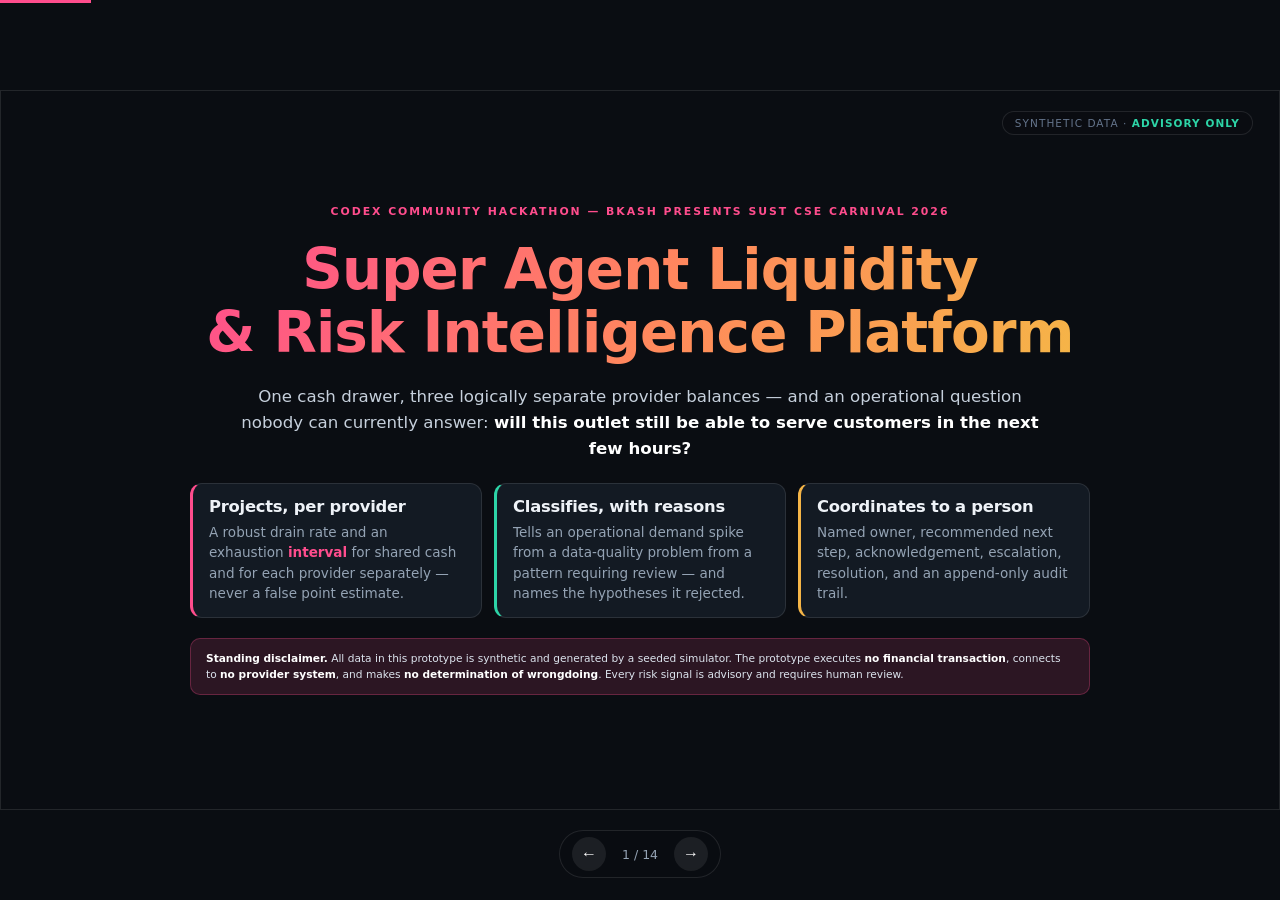
<file: presentation/index.html>
<!DOCTYPE html>
<html lang="en">
<head>
<meta charset="UTF-8">
<meta name="viewport" content="width=device-width, initial-scale=1.0">
<title>Super Agent Liquidity &amp; Risk Intelligence Platform — Final Presentation</title>
<!--
  Design decision: NO external CDN.
  The slides skill template loads Chart.js from jsdelivr. This deck must work
  offline (a hackathon demo room may have no reliable network), so the single
  chart is hand-built inline SVG and every other figure is CSS. No script tags
  from any external origin appear in this file.
-->
<style>
:root{
  --bg:#0A0D12;
  --surface:#131A23;
  --surface-2:#1A2330;
  --line:rgba(255,255,255,0.10);
  --line-strong:rgba(255,255,255,0.18);
  --text:#EEF2F7;
  --muted:#94A3B4;
  --dim:#64748B;
  --primary:#FF4D8D;
  --primary-soft:rgba(255,77,141,0.14);
  --accent:#2DD4A7;
  --accent-soft:rgba(45,212,167,0.13);
  --warn:#F5B547;
  --warn-soft:rgba(245,181,71,0.13);
  --danger:#FF6B6B;
  --danger-soft:rgba(255,107,107,0.13);
  --info:#5AA9FF;
  --info-soft:rgba(90,169,255,0.13);
  --grad:linear-gradient(120deg,#FF4D8D 0%,#FF8A5B 55%,#F5B547 100%);
  --font-head:'Segoe UI Semibold','Inter',system-ui,-apple-system,'Segoe UI',Roboto,sans-serif;
  --font-body:'Inter',system-ui,-apple-system,'Segoe UI',Roboto,sans-serif;
  --font-bn:'Nirmala UI','Noto Sans Bengali','Vrinda','Segoe UI',sans-serif;
}
*{margin:0;padding:0;box-sizing:border-box;}
html,body{height:100%;}
body{
  background:var(--bg);
  color:var(--text);
  font-family:var(--font-body);
  overflow:hidden;
  -webkit-font-smoothing:antialiased;
}
.bn{font-family:var(--font-bn);line-height:1.85;}

/* ---------- deck frame ---------- */
.slide-deck{
  position:relative;width:100vw;height:100vh;overflow:hidden;
}
@media (min-width:769px){
  .slide-deck{
    max-width:calc(100vh * 16 / 9);
    max-height:calc(100vw * 9 / 16);
    margin:auto;position:absolute;inset:0;
    border:1px solid var(--line);
  }
}
.slide{
  position:absolute;width:100%;height:100%;
  display:flex;flex-direction:column;justify-content:center;align-items:center;
  text-align:center;padding:52px 64px;
  opacity:0;visibility:hidden;transition:opacity .35s ease;
  background:var(--bg);
  overflow:hidden;
}
.slide.active{opacity:1;visibility:visible;}
.slide-content{
  width:100%;max-width:100%;max-height:100%;
  overflow:auto;scrollbar-width:thin;
  display:flex;flex-direction:column;justify-content:center;align-items:center;gap:14px;
}
.slide-content::-webkit-scrollbar{width:6px;}
.slide-content::-webkit-scrollbar-thumb{background:var(--line-strong);border-radius:3px;}
.slide-content.body{align-items:stretch;text-align:left;justify-content:flex-start;}

/* ---------- persistent stamp ---------- */
.stamp{
  position:absolute;top:20px;right:26px;
  font-size:10.5px;letter-spacing:.10em;text-transform:uppercase;
  color:var(--dim);border:1px solid var(--line);border-radius:100px;
  padding:5px 12px;background:rgba(10,13,18,.6);z-index:5;white-space:nowrap;
}
.stamp b{color:var(--accent);font-weight:600;}

/* ---------- typography ---------- */
h1,h2,h3{font-family:var(--font-head);line-height:1.12;letter-spacing:-.015em;}
.slide-title{
  font-size:clamp(30px,4.4vw,58px);
  background:var(--grad);
  -webkit-background-clip:text;background-clip:text;
  -webkit-text-fill-color:transparent;
}
h2{font-size:clamp(22px,2.75vw,38px);color:var(--text);font-weight:650;}
h3{font-size:clamp(14px,1.28vw,18px);color:var(--text);font-weight:650;}
p,li,td,th{font-size:clamp(12px,1.06vw,15.5px);line-height:1.5;}
.lead{font-size:clamp(13px,1.3vw,18px);color:#C6D0DC;line-height:1.55;}
.eyebrow{
  font-size:clamp(10px,.85vw,12.5px);letter-spacing:.18em;text-transform:uppercase;
  color:var(--primary);font-weight:600;
}
.kicker{font-size:clamp(10px,.82vw,12px);letter-spacing:.13em;text-transform:uppercase;color:var(--dim);font-weight:600;}
.muted{color:var(--muted);}
.dim{color:var(--dim);}
.tiny{font-size:clamp(10px,.83vw,12.5px);line-height:1.45;}
strong{color:#fff;font-weight:650;}
em.hl{font-style:normal;color:var(--primary);font-weight:600;}

/* ---------- slide header ---------- */
.shead{border-left:3px solid var(--primary);padding-left:14px;margin-bottom:4px;}
.shead .kicker{display:block;margin-bottom:5px;}

/* ---------- generic surfaces ---------- */
.card{
  background:var(--surface);border:1px solid var(--line);border-radius:12px;
  padding:14px 16px;text-align:left;
}
.card.pad-lg{padding:18px 20px;}
.card h3{margin-bottom:5px;}
.card p,.card li{color:var(--muted);}
.card.accent{border-left:3px solid var(--accent);}
.card.warn{border-left:3px solid var(--warn);}
.card.danger{border-left:3px solid var(--danger);}
.card.info{border-left:3px solid var(--info);}
.card.primary{border-left:3px solid var(--primary);}
.grid{display:grid;gap:12px;width:100%;}
.g2{grid-template-columns:1fr 1fr;}
.g3{grid-template-columns:repeat(3,1fr);}
.g4{grid-template-columns:repeat(4,1fr);}
.g5{grid-template-columns:repeat(5,1fr);}
.split{display:grid;grid-template-columns:1.05fr .95fr;gap:26px;align-items:start;width:100%;}
.split-even{display:grid;grid-template-columns:1fr 1fr;gap:22px;align-items:start;width:100%;}

ul.ticks{list-style:none;display:flex;flex-direction:column;gap:6px;}
ul.ticks li{position:relative;padding-left:17px;color:var(--muted);}
ul.ticks li::before{
  content:"";position:absolute;left:0;top:.5em;width:6px;height:6px;border-radius:50%;
  background:var(--primary);
}
ul.ticks.ok li::before{background:var(--accent);}
ul.ticks.no li::before{background:var(--danger);}
ul.ticks li b{color:var(--text);font-weight:600;}

table{width:100%;border-collapse:collapse;}
th,td{text-align:left;padding:7px 10px;border-bottom:1px solid var(--line);vertical-align:top;}
th{font-size:clamp(9.5px,.78vw,11.5px);letter-spacing:.1em;text-transform:uppercase;color:var(--dim);font-weight:600;}
td{color:var(--muted);}
td b,td strong{color:var(--text);}
tr:last-child td{border-bottom:none;}
tr.hi td{background:rgba(255,77,141,.05);}

.pill{
  display:inline-block;font-size:clamp(9.5px,.78vw,11.5px);font-weight:600;letter-spacing:.05em;
  padding:3px 9px;border-radius:100px;border:1px solid var(--line-strong);color:var(--muted);
  white-space:nowrap;
}
.pill.p{color:var(--primary);border-color:rgba(255,77,141,.4);background:var(--primary-soft);}
.pill.a{color:var(--accent);border-color:rgba(45,212,167,.4);background:var(--accent-soft);}
.pill.w{color:var(--warn);border-color:rgba(245,181,71,.4);background:var(--warn-soft);}
.pill.d{color:var(--danger);border-color:rgba(255,107,107,.4);background:var(--danger-soft);}
.pill.i{color:var(--info);border-color:rgba(90,169,255,.4);background:var(--info-soft);}

.callout{
  border-radius:10px;padding:12px 15px;text-align:left;
  background:var(--primary-soft);border:1px solid rgba(255,77,141,.28);
}
.callout.accent{background:var(--accent-soft);border-color:rgba(45,212,167,.28);}
.callout.warn{background:var(--warn-soft);border-color:rgba(245,181,71,.28);}
.callout p{color:#DCE4EE;}

/* ---------- code-ish ---------- */
code,.mono{
  font-family:'Cascadia Mono','Consolas','SF Mono',Menlo,monospace;
  font-size:clamp(10px,.85vw,12.5px);
  background:rgba(255,255,255,.055);border:1px solid var(--line);
  border-radius:5px;padding:1.5px 6px;color:#CFE3FF;
}
pre{
  font-family:'Cascadia Mono','Consolas',monospace;font-size:clamp(9.5px,.8vw,12px);
  background:#0D131B;border:1px solid var(--line);border-radius:10px;
  padding:12px 14px;color:#B8C7DA;overflow:auto;text-align:left;line-height:1.7;
}
pre b{color:var(--accent);font-weight:600;}
pre i{color:var(--dim);font-style:normal;}

/* ---------- metric / number ---------- */
.figure{font-family:var(--font-head);font-size:clamp(20px,2.4vw,34px);font-weight:680;letter-spacing:-.02em;}
.figure.grad{background:var(--grad);-webkit-background-clip:text;background-clip:text;-webkit-text-fill-color:transparent;}
.figure.a{color:var(--accent);}
.figure.w{color:var(--warn);}
.figure.d{color:var(--danger);}

/* ---------- direction table (slide 4) ---------- */
table.dir td:first-child{font-weight:600;color:var(--text);}
td.up{color:var(--accent);font-weight:600;}
td.down{color:var(--danger);font-weight:600;}

/* ---------- architecture diagram ---------- */
.arch{width:100%;display:flex;flex-direction:column;gap:5px;}
.arch-row{display:grid;gap:8px;}
.arch-box{
  background:var(--surface);border:1px solid var(--line);border-radius:9px;
  padding:9px 11px;text-align:left;
}
.arch-box .t{font-size:clamp(11px,.92vw,13.5px);font-weight:650;color:var(--text);display:block;}
.arch-box .s{font-size:clamp(9.5px,.78vw,11.5px);color:var(--dim);display:block;margin-top:2px;line-height:1.4;}
.arch-box.ana{border-color:rgba(45,212,167,.34);background:rgba(45,212,167,.06);}
.arch-box.dec{border-color:rgba(245,181,71,.32);background:rgba(245,181,71,.055);}
.arch-box.sim{border-color:rgba(255,77,141,.36);background:rgba(255,77,141,.07);}
.arch-box.srv{border-color:rgba(90,169,255,.32);background:rgba(90,169,255,.06);}
.arch-box.aud{border-style:dashed;}
.arch-lane{
  font-size:clamp(9px,.75vw,11px);letter-spacing:.14em;text-transform:uppercase;
  color:var(--dim);font-weight:600;margin-bottom:3px;
}
.arch-flow{
  text-align:center;font-size:clamp(9.5px,.78vw,11.5px);color:var(--dim);
  padding:1px 0;line-height:1.4;
}
.arch-flow b{color:var(--primary);font-weight:600;}

/* ---------- coordination flow ---------- */
.flow{display:flex;align-items:stretch;gap:0;width:100%;}
.flow-node{
  flex:1;background:var(--surface);border:1px solid var(--line);border-radius:10px;
  padding:11px 9px;text-align:center;
}
.flow-node .n{font-size:clamp(10px,.85vw,12.5px);letter-spacing:.1em;text-transform:uppercase;color:var(--dim);font-weight:600;}
.flow-node .v{font-size:clamp(11.5px,.95vw,14px);font-weight:650;color:var(--text);margin-top:4px;}
.flow-node .d{font-size:clamp(9.5px,.78vw,11.5px);color:var(--muted);margin-top:3px;line-height:1.4;}
.flow-sep{display:flex;align-items:center;justify-content:center;width:22px;color:var(--primary);font-size:14px;flex:0 0 22px;}

/* ---------- svg chart ---------- */
.chart-wrap{width:100%;background:var(--surface);border:1px solid var(--line);border-radius:12px;padding:12px 14px;}
.chart-wrap svg{width:100%;height:auto;display:block;}
.axis{stroke:rgba(255,255,255,.16);stroke-width:1;}
.axis-t{fill:var(--dim);font-size:9.5px;font-family:var(--font-body);}
.band{fill:rgba(255,77,141,.16);}
.drain{stroke:var(--danger);stroke-width:2.4;fill:none;stroke-linecap:round;}
.center{stroke:#fff;stroke-width:1.6;stroke-dasharray:4 4;fill:none;opacity:.65;}
.marker{stroke:var(--warn);stroke-width:1.6;stroke-dasharray:5 4;}
.dot{fill:var(--primary);}
.note{fill:#DCE4EE;font-size:10px;font-family:var(--font-body);font-weight:600;}
.note-s{fill:var(--dim);font-size:9px;font-family:var(--font-body);}

/* ---------- nav ---------- */
.progress-bar{position:fixed;top:0;left:0;height:3px;background:var(--primary);transition:width .3s;z-index:1000;}
.nav-controls{
  position:fixed;bottom:22px;left:50%;transform:translateX(-50%);
  display:flex;align-items:center;gap:16px;z-index:1000;
  background:rgba(10,13,18,.82);border:1px solid var(--line);border-radius:100px;padding:6px 12px;
  backdrop-filter:blur(6px);
}
.nav-btn{
  background:rgba(255,255,255,.08);border:none;color:#fff;width:34px;height:34px;
  border-radius:50%;cursor:pointer;font-size:16px;line-height:1;transition:background .15s;
}
.nav-btn:hover{background:rgba(255,255,255,.2);}
.slide-counter{color:var(--muted);font-size:12.5px;font-variant-numeric:tabular-nums;}

/* ---------- responsive ---------- */
@media (max-width:900px){
  .slide{padding:34px 26px;}
  .g5{grid-template-columns:repeat(2,1fr);}
  .g4{grid-template-columns:repeat(2,1fr);}
  .g3{grid-template-columns:repeat(2,1fr);}
  .split,.split-even{grid-template-columns:1fr;gap:14px;}
  .flow{flex-direction:column;gap:5px;}
  .flow-sep{width:100%;flex:none;transform:rotate(90deg);}
}
@media (max-width:480px){
  .slide{padding:24px 16px;}
  .g2,.g3,.g4,.g5{grid-template-columns:1fr;}
  .slide-title{font-size:clamp(21px,6vw,34px);}
  .stamp{display:none;}
  .nav-controls{bottom:12px;gap:10px;}
  .nav-btn{width:30px;height:30px;font-size:13px;}
}
</style>
</head>
<body>

<div class="progress-bar" id="progressBar"></div>

<div class="slide-deck" id="deck">

  <!-- ============ 1 · TITLE ============ -->
  <div class="slide active">
    <div class="stamp">Synthetic data · <b>advisory only</b></div>
    <div class="slide-content" style="gap:20px;">
      <span class="eyebrow">Codex Community Hackathon — bKash presents SUST CSE Carnival 2026</span>
      <h1 class="slide-title">Super Agent Liquidity<br>&amp; Risk Intelligence Platform</h1>
      <p class="lead" style="max-width:820px;">
        One cash drawer, three logically separate provider balances — and an operational
        question nobody can currently answer: <strong>will this outlet still be able to serve
        customers in the next few hours?</strong>
      </p>
      <div class="grid g3" style="max-width:900px;margin-top:2px;">
        <div class="card primary">
          <h3>Projects, per provider</h3>
          <p>A robust drain rate and an exhaustion <em class="hl">interval</em> for shared cash
          and for each provider separately — never a false point estimate.</p>
        </div>
        <div class="card accent">
          <h3>Classifies, with reasons</h3>
          <p>Tells an operational demand spike from a data-quality problem from a pattern
          requiring review — and names the hypotheses it rejected.</p>
        </div>
        <div class="card warn">
          <h3>Coordinates to a person</h3>
          <p>Named owner, recommended next step, acknowledgement, escalation, resolution,
          and an append-only audit trail.</p>
        </div>
      </div>
      <div class="callout" style="max-width:900px;">
        <p class="tiny"><strong>Standing disclaimer.</strong> All data in this prototype is
        synthetic and generated by a seeded simulator. The prototype executes
        <strong>no financial transaction</strong>, connects to <strong>no provider system</strong>,
        and makes <strong>no determination of wrongdoing</strong>. Every risk signal is advisory
        and requires human review.</p>
      </div>
    </div>
  </div>

  <!-- ============ 2 · THE PROBLEM ============ -->
  <div class="slide">
    <div class="stamp">Synthetic data · <b>advisory only</b></div>
    <div class="slide-content body">
      <div class="shead">
        <span class="kicker">The problem</span>
        <h2>One drawer. Three balances. One question nobody can answer.</h2>
      </div>
      <div class="split">
        <div style="display:flex;flex-direction:column;gap:11px;">
          <p class="lead">An agent shop in a busy market, the afternoon before Eid. It serves
          <strong>bKash, Nagad and Rocket</strong> customers from a <strong>single physical cash
          drawer</strong> — but each provider keeps its own e-money balance, on its own system.</p>
          <p class="lead">Cash-out requests suddenly increase. The agent can inspect each provider
          separately, and can count the cash box. What the agent cannot do is add those things up
          into an answer, because they are not the same kind of thing.</p>
          <div class="callout warn">
            <p><strong>Then it gets harder.</strong> Most of the pressure is coming from
            <em>one</em> provider. Several transactions are almost the same amount, from a small
            group of accounts. That could be ordinary Eid demand, a data problem, or activity a
            person needs to review — and the shop has no way to tell which.</p>
          </div>
          <p class="lead">And when it does go wrong, the agent, the field officer, the provider
          operations team and the risk reviewer may not know <strong>who should act first</strong>,
          or how the issue is followed until it is resolved.</p>
        </div>

        <div style="display:flex;flex-direction:column;gap:10px;">
          <span class="kicker">What the agent sees today</span>
          <div class="grid g3">
            <div class="card"><h3>bKash</h3><p class="tiny">Own screen. Own balance. Own feed.</p></div>
            <div class="card"><h3>Nagad</h3><p class="tiny">Own screen. Own balance. Own feed.</p></div>
            <div class="card"><h3>Rocket</h3><p class="tiny">Own screen. Own balance. Own feed.</p></div>
          </div>
          <div class="card danger">
            <h3>Shared cash drawer</h3>
            <p class="tiny">One physical balance, drained by every provider's cash-out demand.
            Not visible on any provider screen.</p>
          </div>
          <div class="card" style="border-style:dashed;">
            <h3 class="dim">The missing question</h3>
            <p class="tiny">"Will this shop have enough cash <em>and</em> enough of the right
            provider's e-money to keep serving customers for the next few hours?"</p>
          </div>
          <p class="tiny dim">Three separate screens and a cash box do not add up to one
          operational answer. That gap is the product.</p>
        </div>
      </div>
    </div>
  </div>

  <!-- ============ 3 · USERS AND ROLES ============ -->
  <div class="slide">
    <div class="stamp">Synthetic data · <b>advisory only</b></div>
    <div class="slide-content body">
      <div class="shead">
        <span class="kicker">Users and roles</span>
        <h2>Five stakeholders, five different questions</h2>
      </div>
      <p class="lead" style="max-width:1000px;">A combined outlet view is permitted. One provider
      controlling another provider's balance, data or decisions is not. Every screen is built
      around that line.</p>

      <div class="grid g3" style="margin-top:2px;">
        <div class="card primary">
          <h3>Multi-provider agent</h3>
          <p class="tiny">Sees physical cash and each provider balance together, understands
          upcoming pressure, and knows what action may be needed — including when to do nothing.</p>
        </div>
        <div class="card info">
          <h3>Provider operations / network coordination</h3>
          <p class="tiny">Monitors assigned agents, reviews important alerts, contacts the correct
          agent or field officer, coordinates approved support, and owns the case until closure.</p>
        </div>
        <div class="card warn">
          <h3>Risk or compliance analyst</h3>
          <p class="tiny">Reviews unusual activity using evidence and context. Operations may
          escalate a case upward; the platform records review outcomes only, never a conclusion
          about a person.</p>
        </div>
        <div class="card accent">
          <h3>Financial service provider</h3>
          <p class="tiny">Understands provider-specific service pressure while provider data,
          authority and process stay separate. Provider boundaries are enforced in code.</p>
        </div>
        <div class="card">
          <h3>Management</h3>
          <p class="tiny">Sees area-level service risk, recurring problems and overall operational
          readiness — the hotspot ranking, not individual customer records.</p>
        </div>
        <div class="card" style="border-style:dashed;">
          <h3 class="dim">Customers</h3>
          <p class="tiny">The point of all of it: more reliable service from the provider they
          actually chose. No customer data exists in this prototype.</p>
        </div>
      </div>

      <div class="callout accent" style="margin-top:3px;">
        <p class="tiny">The escalation path modelled by the platform runs
        <strong>agent/outlet → field officer → area manager → central operations → risk analyst</strong>.
        Operations never makes a risk judgement; the analyst never sees a raw dashboard without
        evidence attached.</p>
      </div>
    </div>
  </div>

  <!-- ============ 4 · CORE INSIGHT ============ -->
  <div class="slide">
    <div class="stamp">Synthetic data · <b>advisory only</b></div>
    <div class="slide-content body">
      <div class="shead">
        <span class="kicker">The core insight</span>
        <h2>Cash and e-money move in opposite directions</h2>
      </div>

      <div class="split">
        <div style="display:flex;flex-direction:column;gap:11px;">
          <table class="dir">
            <thead>
              <tr><th>Customer action</th><th>Shared cash</th><th>That provider's e-money</th></tr>
            </thead>
            <tbody>
              <tr class="hi">
                <td>Cash-out <span class="tiny dim">takes cash, sends e-money</span></td>
                <td class="down">↓ decreases</td>
                <td class="up">↑ increases</td>
              </tr>
              <tr>
                <td>Cash-in <span class="tiny dim">gives cash, takes e-money</span></td>
                <td class="up">↑ increases</td>
                <td class="down">↓ decreases</td>
              </tr>
            </tbody>
          </table>
          <p class="tiny dim">Encoded in the simulator as <code>Transaction.cash_delta()</code> and
          <code>Transaction.emoney_delta()</code> — the sign convention the whole product rests on,
          not a presentation choice.</p>
        </div>

        <div style="display:flex;flex-direction:column;gap:10px;">
          <div class="callout">
            <p><strong>1 · Aggregate health is misleading.</strong> Total value can look
            comfortable while one provider is hours from exhaustion. A single summed number is an
            <em>actively dangerous</em> metric, not a simplification. The platform therefore never
            shows only a total — the per-provider composition sits beside it, always.</p>
          </div>
          <div class="callout warn">
            <p><strong>2 · Cross-provider imbalance is structural, not a bug.</strong> Cash that
            accumulated from one provider's cash-out cannot be used to replenish another provider's
            e-money. That is settlement, and it is out of scope — so the platform does not offer it,
            anywhere, at any confidence level.</p>
          </div>
          <div class="callout accent">
            <p><strong>The guardrail generates the recommendation.</strong> Because conversion is
            impossible, the only correct remedy is an <strong>approved-channel balance
            arrangement, before the projected exhaustion time</strong>. The advice follows from the
            constraint. That is the product.</p>
          </div>
        </div>
      </div>
    </div>
  </div>

  <!-- ============ 5 · ARCHITECTURE ============ -->
  <div class="slide">
    <div class="stamp">Synthetic data · <b>advisory only</b></div>
    <div class="slide-content body">
      <div class="shead">
        <span class="kicker">Architecture</span>
        <h2>One Python process, one HTML page, no build step</h2>
      </div>

      <div class="split" style="grid-template-columns:1.25fr .75fr;">
        <div class="arch">
          <div class="arch-lane">Synthetic world — owns ground truth</div>
          <div class="arch-row" style="grid-template-columns:1fr;">
            <div class="arch-box sim">
              <span class="t">Simulator <span class="dim">· app/simulator.py</span></span>
              <span class="s">Seeded RNG — 12 outlets, 4 areas, shared cash + three provider balances,
              six hours of history, labelled injected episodes</span>
            </div>
          </div>
          <div class="arch-flow">▼ &nbsp;per-provider feeds with <b>independent lag, health and conflict</b></div>

          <div class="arch-lane">Analytics core — pure functions, no I/O, no globals</div>
          <div class="arch-row" style="grid-template-columns:repeat(4,1fr);">
            <div class="arch-box ana"><span class="t">liquidity.py</span><span class="s">Theil–Sen slope → exhaustion interval + confidence</span></div>
            <div class="arch-box ana"><span class="t">anomaly.py</span><span class="s">burst velocity · near-identical amounts · balance-chain reconciliation</span></div>
            <div class="arch-box ana"><span class="t">quality.py</span><span class="s">feed health → confidence dampening → safe suppression</span></div>
            <div class="arch-box ana"><span class="t">context.py</span><span class="s">Eid / salary / market calendar → classification + rejected hypotheses</span></div>
          </div>
          <div class="arch-flow">▼ &nbsp;<b>quality dampens liquidity and anomaly</b> · context classifies what anomaly found</div>

          <div class="arch-lane">Decision layer</div>
          <div class="arch-row" style="grid-template-columns:repeat(4,1fr);">
            <div class="arch-box dec"><span class="t">narrative.py</span><span class="s">deterministic BN/EN assembler</span></div>
            <div class="arch-box dec"><span class="t">llm.py</span><span class="s">optional rephrasing, disk-cached, unconditional fallback</span></div>
            <div class="arch-box dec"><span class="t">coordination.py</span><span class="s">route → own → acknowledge → escalate / resolve</span></div>
            <div class="arch-box dec"><span class="t">hotspot.py · network.py</span><span class="s">area pressure · nearby-provider support · cross-outlet leads</span></div>
          </div>
          <div class="arch-flow">▼ &nbsp;<b>engine.py</b> — the one place the layers meet</div>

          <div class="arch-lane">Serve and record</div>
          <div class="arch-row" style="grid-template-columns:1.4fr 1fr;">
            <div class="arch-box srv">
              <span class="t">FastAPI — app/main.py</span>
              <span class="s">/api/state · /api/simulate · /api/alerts/{id} · /api/alerts/{id}/action ·
              /api/cases · /api/metrics · /api/export · /healthz</span>
            </div>
            <div class="arch-box aud">
              <span class="t">SQLite · append-only case events</span>
              <span class="s">case history + evidence pack export</span>
            </div>
          </div>
          <div class="arch-flow">▼ &nbsp;<b>single-page dashboard</b> — vanilla JS, Bengali-first with an EN toggle</div>
        </div>

        <div style="display:flex;flex-direction:column;gap:10px;">
          <div class="card accent">
            <h3>Layering rule</h3>
            <p class="tiny">Analytics modules are pure functions over plain dataclasses — no network,
            no database, no globals, and nothing in the core imports the engine. Enforced by the
            import graph, not by convention. This is why the validation harness and the what-if
            re-run are nearly free.</p>
          </div>
          <div class="card info">
            <h3>One consistent snapshot</h3>
            <p class="tiny"><code>/api/state</code> returns the whole dashboard in one request.
            The snapshot is internally consistent by construction; parallel calls could render a
            torn view where the headline total and the outlet list disagree.</p>
          </div>
          <div class="card warn">
            <h3>Monitoring and observability</h3>
            <p class="tiny"><code>/healthz</code> liveness (also the cold-start warm-up target) ·
            <code>/api/metrics</code> precision, recall and false-positive rate against ground
            truth · offline harness <code>python -m app.validation</code> over five fixed seeds ·
            every alert carries <code>evidence[]</code>, <code>uncertainty</code>,
            <code>rejected_hypotheses[]</code>, <code>recommended_steps[]</code>.</p>
          </div>
          <div class="card danger">
            <h3>Provider boundary in the diagram</h3>
            <p class="tiny">There is no inter-provider arrow — no settlement bus, no shared ledger,
            no conversion service. Its absence is the design, not an omission.</p>
          </div>
        </div>
      </div>
    </div>
  </div>

  <!-- ============ 6 · LIQUIDITY ============ -->
  <div class="slide">
    <div class="stamp">Synthetic data · <b>advisory only</b></div>
    <div class="slide-content body">
      <div class="shead">
        <span class="kicker">Liquidity intelligence</span>
        <h2>An interval, honestly earned — never a point estimate</h2>
      </div>

      <div class="split" style="grid-template-columns:1fr 1fr;">
        <div class="chart-wrap">
          <svg viewBox="0 0 520 232" role="img"
               aria-label="Balance declining with a widening uncertainty band, crossing zero between 2.4 and 4.0 hours, most likely 3.1 hours.">
            <!-- axes -->
            <line class="axis" x1="52" y1="18" x2="52" y2="186"/>
            <line class="axis" x1="52" y1="186" x2="496" y2="186"/>
            <text class="axis-t" x="14" y="30">balance</text>
            <text class="axis-t" x="452" y="204">hours ahead →</text>
            <!-- uncertainty fan -->
            <polygon class="band" points="62,34 432,186 268,186"/>
            <!-- central drain line -->
            <line class="center" x1="62" y1="34" x2="330" y2="186"/>
            <line class="drain" x1="62" y1="34" x2="330" y2="186"/>
            <!-- zero crossing marker -->
            <line class="marker" x1="330" y1="186" x2="330" y2="42"/>
            <circle class="dot" cx="62" cy="34" r="4.5"/>
            <text class="note" x="74" y="28">now</text>
            <text class="note" x="336" y="34">≈3.1 h</text>
            <text class="note-s" x="336" y="47">most likely exhaustion</text>
            <!-- interval bracket -->
            <line class="axis" x1="268" y1="212" x2="432" y2="212"/>
            <line class="axis" x1="268" y1="206" x2="268" y2="218"/>
            <line class="axis" x1="432" y1="206" x2="432" y2="218"/>
            <text class="note-s" x="283" y="228">likely range 2.4 h – 4.0 h</text>
            <text class="note-s" x="60" y="176">confidence 0.71</text>
          </svg>
        </div>

        <div style="display:flex;flex-direction:column;gap:10px;">
          <div class="card primary">
            <h3>How the number is produced</h3>
            <p class="tiny">A <strong>Theil–Sen robust slope</strong> over a trailing 60-minute
            window, fitted <strong>separately</strong> for shared cash and for each provider's
            e-money. A robust estimator is required because a naive mean is destroyed by a single
            large transaction — precisely the Eid-rush situation the product must survive.</p>
          </div>
          <ul class="ticks">
            <li><b>Interval from the fit, not from a guess.</b> Bounds come from the residual
            quantiles of the fitted slope (p10/p90), so the band widens where the data is noisy.</li>
            <li><b>Confidence is a product, not a vibe.</b> Feed freshness × rate variance ×
            sample size — it degrades honestly instead of asserting false precision.</li>
            <li><b>Not falling means no number.</b> A stable or rising balance reports
            "no depletion projected" rather than a figure.</li>
            <li><b>Already empty reports zero hours</b> remaining, never a negative duration.</li>
          </ul>
        </div>
      </div>

      <div class="split-even" style="margin-top:2px;">
        <div class="card warn">
          <h3>Honest-uncertainty rules, in the product</h3>
          <p class="tiny">Every projection is rendered as
          <em class="hl">"exhausted in ~3.1 h (likely 2.4–4.0 h), confidence 0.71"</em> — the shape
          matters as much as the number. Two floors protect analyst attention: an alert needs
          confidence ≥ <strong>0.50</strong> and at least <strong>5</strong> data points.
          Suppressed projections are still <em>shown</em> on the outlet card; they simply raise no
          alert, because a steep slope fitted through three noisy points is not a finding and
          flooding the queue with those would cost an analyst the real ones.</p>
        </div>
        <div class="card danger">
          <h3>Withdrawal rule — a failure mode, not a fallback guess</h3>
          <p class="tiny">When a feed is <strong>conflicting</strong> or <strong>missing</strong>,
          the liquidity projection is <strong>suppressed entirely</strong> and replaced with a
          verification notice: <em class="hl">"Provider feed data is unreliable. Verify the feed
          before acting on any projection for this provider."</em> No recommendation is offered,
          because offering one would be inventing confidence the data does not support. This path
          is asserted by tests, not merely documented.</p>
        </div>
      </div>
    </div>
  </div>

  <!-- ============ 7 · UNUSUAL ACTIVITY, CLASSIFIED ============ -->
  <div class="slide">
    <div class="stamp">Synthetic data · <b>advisory only</b></div>
    <div class="slide-content body">
      <div class="shead">
        <span class="kicker">Unusual activity, classified — the differentiator</span>
        <h2>The same chart can mean three different things. The alert says which, and why.</h2>
      </div>

      <div class="grid g3">
        <div class="card accent">
          <h3><span class="pill a">Operational demand spike</span></h3>
          <p class="tiny"><strong>Velocity up</strong>, and aligned to known context (Eid window,
          salary days 1–5, market day), and <strong>spread across ≥8 diverse accounts</strong>, and
          a <strong>broad amount distribution</strong>.</p>
          <p class="tiny" style="margin-top:6px;color:#9FB3C8;">→ Review priority is suppressed and
          the benign hypothesis is explained to the user. This is the outcome that keeps the queue
          trustworthy.</p>
        </div>
        <div class="card warn">
          <h3><span class="pill w">Requires review</span></h3>
          <p class="tiny"><strong>Velocity up</strong>, and <strong>concentrated in ≤5
          accounts</strong>, and amounts <strong>near-identical (±2%)</strong>, and
          <strong>no context alignment</strong>.</p>
          <p class="tiny" style="margin-top:6px;color:#9FB3C8;">→ Raises an alert with evidence and
          uncertainty, routed to a person. Advisory language only.</p>
        </div>
        <div class="card info">
          <h3><span class="pill i">Data-quality problem</span></h3>
          <p class="tiny">The <strong>balance chain fails to reconcile</strong> — declared balance
          disagrees with the replay of opening balance plus signed transactions.</p>
          <p class="tiny" style="margin-top:6px;color:#9FB3C8;">→ Routed as <code>data_quality</code>
          and framed as an integrity fault, <strong>never</strong> as evidence about customer
          behaviour. An unexplained balance difference must not become a claim against anyone.</p>
        </div>
      </div>

      <div class="split" style="grid-template-columns:1.1fr .9fr;margin-top:3px;">
        <div style="display:flex;flex-direction:column;gap:10px;">
          <div class="callout">
            <p><strong>Every alert names the hypotheses it rejected — and why.</strong>
            Detection emits a <em>classification with reasoning</em>, not a bare score. A "why
            flagged" panel lists the explanations that were considered and set aside. That single
            panel is what lets a reviewer argue with the system instead of having to trust it.</p>
          </div>
          <div class="card accent">
            <h3>What the shipped Bengali alert actually says</h3>
            <p class="bn tiny" style="color:#DCE4EE;font-size:clamp(11px,.92vw,13.5px);">
              স্বাভাবিকের চেয়ে ভিন্ন ধরনের লেনদেন লক্ষ করা গেছে; বিষয়টি মানুষের পর্যালোচনা প্রয়োজন।
            </p>
            <p class="bn tiny" style="margin-top:5px;">
              সব তথ্য এখনো নিশ্চিত নয় — এটি সাধারণ চাহিদাও হতে পারে। তাই কোনো সিদ্ধান্তের আগে একজন
              কর্মকর্তার পর্যালোচনা প্রয়োজন।
            </p>
            <p class="tiny dim" style="margin-top:6px;">Assembled by <code>narrative.py</code> —
            situation, uncertainty, then next steps, in Bengali and English. Numbers are rendered
            directly from the analytics layer and never pass through the language model, so the
            model is structurally incapable of displaying a wrong figure.</p>
          </div>
        </div>

        <div style="display:flex;flex-direction:column;gap:10px;">
          <div class="card">
            <h3>Two detection families, both grounded in the brief</h3>
            <ul class="ticks" style="margin-top:5px;">
              <li><b>Burst velocity with near-identical amounts</b> — count of transactions in a
              trailing <strong>12-minute</strong> window whose amounts fall within
              <strong>±2%</strong> of one another, from a small set of distinct pseudonymous
              accounts (ceiling <strong>5</strong>).</li>
              <li><b>Balance-chain reconciliation failure</b> — <code>balance_after</code> does not
              reconcile against opening balance plus the sum of signed transactions
              (tolerance <strong>1%</strong>).</li>
            </ul>
          </div>
          <div class="card warn">
            <h3>Fairness is a design requirement here</h3>
            <p class="tiny">Scoring is <strong>per-outlet against that outlet's own history</strong>,
            never cross-outlet comparison. A low-volume outlet must not be permanently flagged
            merely for being small. The cost of that choice is stated plainly on the limitations
            slide.</p>
          </div>
          <div class="card danger">
            <h3>The control case is the point</h3>
            <p class="tiny">The simulator plants a <strong>legitimate Eid-window surge</strong>
            (14 diverse-account cash-outs, broad amount range) specifically to be
            <strong>not flagged</strong>. A detector that flags it as well as the injected pattern —
            or that cannot tell them apart — is measuring nothing, and the harness reports it as a
            false positive.</p>
          </div>
        </div>
      </div>
      <p class="tiny dim">An unusual pattern is not evidence of wrongdoing. It is a reason for a
      person to look. Nothing here scores, ranks, names or accuses anyone.</p>
    </div>
  </div>

  <!-- ============ 8 · COORDINATION ============ -->
  <div class="slide">
    <div class="stamp">Synthetic data · <b>advisory only</b></div>
    <div class="slide-content body">
      <div class="shead">
        <span class="kicker">Coordination is the point</span>
        <h2>An alert that ends as a notification has failed</h2>
      </div>
      <p class="lead" style="max-width:1020px;">The brief's sharpest line is that important alerts
      must lead to "a clear and traceable coordination path rather than ending as passive dashboard
      notifications". So the case, not the chart, is the unit of work.</p>

      <div class="flow" style="margin-top:2px;">
        <div class="flow-node">
          <span class="n">Alert raised</span>
          <span class="v">Kind + severity</span>
          <span class="d">liquidity · unusual activity · data quality · coordination</span>
        </div>
        <div class="flow-sep">▶</div>
        <div class="flow-node">
          <span class="n">Routed</span>
          <span class="v">Provider + area + severity</span>
          <span class="d">a rule table, not an ad-hoc choice — every severity maps to a named human</span>
        </div>
        <div class="flow-sep">▶</div>
        <div class="flow-node">
          <span class="n">Owned</span>
          <span class="v">Role + assignee</span>
          <span class="d">e.g. field officer FO-1042 · area manager AM-101 · operations OPS-31 · analyst RA-7</span>
        </div>
        <div class="flow-sep">▶</div>
        <div class="flow-node">
          <span class="n">Acknowledged</span>
          <span class="v">Someone is on it</span>
          <span class="d">status moves off "new" only when a person takes it</span>
        </div>
        <div class="flow-sep">▶</div>
        <div class="flow-node">
          <span class="n">Escalated / Resolved</span>
          <span class="v">Visible final status</span>
          <span class="d">notes attach to the case; resolution is recorded, not implied</span>
        </div>
      </div>

      <div class="split" style="grid-template-columns:1fr 1fr;margin-top:3px;">
        <div class="card accent">
          <h3>Append-only audit trail</h3>
          <p class="tiny">Every transition — ownership, acknowledgement, escalation, note,
          resolution — is appended to SQLite with actor, action and timestamp. The dashboard's
          case panel and <code>/api/cases</code> read from it, and <code>/api/export</code> packages
          alerts, thresholds, projections, feed status and case history into one downloadable
          evidence pack, so a reviewer never has to take the dashboard's word for anything.</p>
        </div>
        <div class="card primary">
          <h3>The complete set of actions a case can take</h3>
          <pre style="margin-top:6px;">VALID_ACTIONS = {"acknowledge", "escalate",
                 "resolve", "note"}</pre>
          <p class="tiny" style="margin-top:7px;">There is <strong>no financial verb</strong> in
          that set. The strongest thing the platform can do is <em>recommend that a human arrange
          balance through the provider's own approved channel</em>. A test asserts that no banned
          financial operation verb ever enters this set.</p>
        </div>
      </div>
      <p class="tiny dim">Stated honestly: on the free-tier deployment the audit log lives on
      ephemeral disk, so a case history does not survive a restart or redeploy. See limitations.</p>
    </div>
  </div>

  <!-- ============ 9 · PROVIDER BOUNDARIES ============ -->
  <div class="slide">
    <div class="stamp">Synthetic data · <b>advisory only</b></div>
    <div class="slide-content body">
      <div class="shead">
        <span class="kicker">Provider boundaries</span>
        <h2>Refused in code, not discouraged in copy</h2>
      </div>

      <div class="split" style="grid-template-columns:1fr 1fr;">
        <div style="display:flex;flex-direction:column;gap:10px;">
          <div class="card danger">
            <h3>Enforced on every case transition</h3>
            <p class="tiny"><code>coordination.provider_boundary_ok()</code> is consulted before any
            action is applied. An action whose acting provider differs from the alert's provider
            raises <code>PermissionError</code>, which the API converts to
            <strong>HTTP 403</strong> carrying a boundary notice — the dashboard renders it as an
            explanation, not a generic error. The demo attempts a cross-provider action on purpose
            and shows the refusal.</p>
            <p class="tiny" style="margin-top:6px;">Shared physical cash is the one deliberate
            exception: an alert with no provider tag belongs to no track, so any track may
            coordinate on it.</p>
          </div>
          <div class="card warn">
            <h3>There is no function to call</h3>
            <p class="tiny">No code path converts, transfers, settles or refills value between
            providers. The forbidden financial verbs are kept as a named constant precisely so the
            guardrail is data that can be asserted against:</p>
            <pre style="margin-top:6px;">FORBIDDEN_ACTION_VERBS = ("transfer", "refill",
                          "block", "freeze", "reverse")</pre>
          </div>
          <ul class="ticks">
            <li><b>The unified view is read-only aggregation</b> for the agent. It does not merge
            wallets, and never presents a blended total as the headline without the per-provider
            composition beside it.</li>
            <li><b>Escalation stays inside the provider's own track.</b> A risk analyst receives
            escalations, but the platform records review outcomes only.</li>
          </ul>
        </div>

        <div style="display:flex;flex-direction:column;gap:10px;">
          <div class="callout accent">
            <p><strong>The guardrail generates the recommendation.</strong> This is the part that
            makes the constraint productive rather than merely restrictive.</p>
          </div>
          <table>
            <thead><tr><th>The tempting (wrong) move</th><th>What the platform says instead</th></tr></thead>
            <tbody>
              <tr>
                <td>Move value from a provider holding surplus into the provider running dry</td>
                <td><strong>Refused.</strong> That is settlement, and it is out of scope. No such
                action exists in the code.</td>
              </tr>
              <tr>
                <td>Blend all three balances into one headline and call the outlet healthy</td>
                <td><strong>Refused.</strong> Composition sits beside the total, always, because
                the total can look fine while one provider is hours from empty.</td>
              </tr>
              <tr class="hi">
                <td>—</td>
                <td><strong>Instead:</strong> recommend an approved-channel balance arrangement at
                the <em>same</em> provider, before the projected exhaustion time — possibly
                coordinated with a nearby outlet holding headroom <em>in that same provider</em>,
                discovered by distance.</td>
              </tr>
            </tbody>
          </table>
          <p class="tiny dim">Exactly one provider's e-money can be at risk while the aggregate
          looks fine. Surfacing that — without ever implying one provider may act on another's
          balance — is the whole trick.</p>
        </div>
      </div>
    </div>
  </div>

  <!-- ============ 10 · MEASURED EVIDENCE ============ -->
  <div class="slide">
    <div class="stamp">Synthetic data · <b>advisory only</b></div>
    <div class="slide-content body">
      <div class="shead">
        <span class="kicker">Measured evidence · hard deliverable</span>
        <h2>Five metrics, measured against planted ground truth — not asserted</h2>
      </div>
      <p class="lead" style="max-width:1020px;">Produced by <code>python -m app.validation</code>
      over seeds <strong>1–5</strong> at <strong>8 outlets × 3 providers</strong>, written to
      <code>data/metrics.md</code> and <code>data/metrics.json</code>. Every figure below comes from
      the harness; none is a claim. Narration ran with the LLM disabled, so these numbers involve no
      network call.</p>

      <div class="grid g3" style="margin-top:2px;">
        <div class="card primary">
          <span class="kicker">1 · Shortage detection lead time</span>
          <p class="figure grad" style="margin-top:3px;">14.76 min</p>
          <p class="tiny" style="margin-top:3px;">Advance warning at detection, mean and median.
          <strong>5 of 5</strong> planted shortages detected, <strong>0 missed</strong>. Predicted
          horizon landed within <strong>0.24 min</strong> of the planted drain rate.</p>
        </div>
        <div class="card accent">
          <span class="kicker">2 · Anomaly precision / recall</span>
          <p class="figure a" style="margin-top:3px;">1.00 / 1.00</p>
          <p class="tiny" style="margin-top:3px;">tp 10 · fp 0 · fn 0 against the labelled injected
          episodes — <strong>5 via the anomaly detector, 5 via data-quality reconciliation</strong>.
          Precision answers "when we flag, how often are we right"; recall answers "of the cases
          genuinely planted, how many did we catch".</p>
        </div>
        <div class="card warn">
          <span class="kicker">3 · False positives on legitimate surges</span>
          <p class="figure w" style="margin-top:3px;">0 of 5</p>
          <p class="tiny" style="margin-top:3px;">Rate <strong>0.0</strong> on the deliberately
          injected Eid-window surges — many distinct accounts, wide amount spread — which exist
          precisely to be <em>not</em> flagged. A detector that flags everything scores perfect
          recall and fails here.</p>
        </div>
        <div class="card info">
          <span class="kicker">4 · Analytics latency p50 / p95</span>
          <p class="figure" style="margin-top:3px;color:var(--info);">187–412 ms</p>
          <p class="tiny" style="margin-top:3px;">Full snapshot rebuild — the call behind
          <code>GET /api/state</code> — at <strong>200 outlets × 3 providers</strong>
          (200 drawers + 600 provider balances). That is a <em>range</em>, not a point
          estimate: six runs on the same host gave p50 between 187 and 412 ms and p95
          between 200 and 660 ms, so a single number would claim more precision than the
          measurement has. Per outlet: <strong>0.08–0.10 ms</strong> over n=200.
          Measured on the real snapshot path, not simulated with a delay.</p>
        </div>
        <div class="card accent">
          <span class="kicker">5 · Alert explanation coverage</span>
          <p class="figure a" style="margin-top:3px;">1.000</p>
          <p class="tiny" style="margin-top:3px;">Across <strong>30 alerts</strong>, every one
          carried a reason, its evidence <em>and</em> an uncertainty statement. This is a
          completeness invariant rather than a quality measurement, so it is the one figure the
          harness <strong>asserts</strong> — no alert may reach a user without its reasoning.</p>
        </div>
        <div class="card" style="border-left:3px solid var(--primary);">
          <h3>Why these are measurable at all</h3>
          <p class="tiny">The simulator <strong>owns the ground truth</strong> for every injected
          episode. That is a deliberate design choice, not an incidental one: it is the only reason
          precision, recall and false-positive rate can be reported as measurements instead of
          claims. <code>/api/metrics</code> exposes the same computation against the live snapshot.</p>
        </div>
      </div>

      <div class="split" style="grid-template-columns:1.15fr .85fr;margin-top:3px;">
        <div class="card danger">
          <h3>How to read these honestly — the caveats travel with the numbers</h3>
          <ul class="ticks no" style="margin-top:5px;">
            <li><b>Lead time rests on a small, single-shape sample.</b> All five episodes are the
            same planted Nagad drain at the same outlet across five seeds, so mean = median =
            min = max. That is one scenario repeated, not five different scenarios, and it is why
            the harness records n alongside the figure.</li>
            <li><b>Perfect precision and recall describe this simulator, not production traffic.</b>
            They measure whether the detectors find what was deliberately injected — they cannot
            speak to patterns nobody thought to simulate.</li>
            <li><b>One false-positive family is not a false-positive rate.</b> It is 0 of 5 planted
            surges, so it establishes the control works; it does not establish a production base
            rate, which needs a far larger and more varied set of legitimate-demand scenarios.</li>
            <li><b>Latency is the only machine-dependent figure here.</b> On a quiet host the
            p50 has been observed anywhere between <strong>187 ms and 412 ms</strong> for the same
            200-outlet snapshot, depending on what else was running — which is why the card
            above gives a range. Treat it as an order of magnitude — <em>a few hundred
            milliseconds for the whole network</em> — not as a benchmark, and re-measure on the
            deployment target before quoting it there.</li>
          </ul>
        </div>
        <div style="display:flex;flex-direction:column;gap:10px;">
          <div class="card">
            <h3>Confusion matrix by detector</h3>
            <table style="margin-top:5px;">
              <thead><tr><th>Detector</th><th>Expected</th><th>Detected</th><th>TP</th><th>FP</th><th>FN</th></tr></thead>
              <tbody>
                <tr><td><b>anomaly</b></td><td>5</td><td>5</td><td>5</td><td>0</td><td>0</td></tr>
                <tr><td><b>data quality</b></td><td>5</td><td>5</td><td>5</td><td>0</td><td>0</td></tr>
              </tbody>
            </table>
            <p class="tiny dim" style="margin-top:6px;">Detection is never re-implemented in the
            harness — it counts the alerts the engine actually emitted against the labels the
            simulator actually planted.</p>
          </div>
          <div class="card accent">
            <h3>Reproduce any number</h3>
            <pre style="margin-top:5px;">python -m app.validation   <i># writes data/metrics.json + .md</i>
python -m pytest -q        <i># behavioural guarantees</i></pre>
            <p class="tiny" style="margin-top:6px;">The simulator is seeded, so a given seed
            reproduces a given world exactly, and the harness records the seeds and configuration
            it used alongside the results.</p>
          </div>
        </div>
      </div>
    </div>
  </div>

  <!-- ============ 11 · RESPONSIBLE DESIGN ============ -->
  <div class="slide">
    <div class="stamp">Synthetic data · <b>advisory only</b></div>
    <div class="slide-content body">
      <div class="shead">
        <span class="kicker">Responsible design</span>
        <h2>Decision support, not surveillance and not enforcement</h2>
      </div>

      <div class="grid g4">
        <div class="card primary">
          <h3>Privacy</h3>
          <p class="tiny">Every balance, transaction, outlet and account identifier is generated by
          a seeded simulator; no production API, customer record or provider system is contacted.
          Accounts are pseudonymous hashes seeded within a run, and there is <strong>no field</strong>
          for a name, phone number, account number or national ID — so none can be stored even by
          accident. No credentials are ever requested, stored or transmitted: no PIN, OTP, password
          or key, and no login at all.</p>
        </div>
        <div class="card info">
          <h3>Human-review boundary</h3>
          <p class="tiny">Risk signals are advisory. The escalation path runs agent → field officer
          → area manager → central operations → risk analyst, and <strong>every judgement that
          matters is made by a person</strong>. The platform records review outcomes; it never
          records a conclusion about a person's conduct.</p>
        </div>
        <div class="card warn">
          <h3>False positives, treated as engineering</h3>
          <ul class="ticks" style="margin-top:4px;">
            <li>An expected demand spike is classified as a spike, not as a concern.</li>
            <li>A balance mismatch is an <b>integrity fault</b>, never evidence about behaviour.</li>
            <li>Concentration is judged within the outlet's own baseline — a fairness requirement,
            not a tuning preference.</li>
            <li>Confidence and sample-size floors protect analyst attention.</li>
            <li>Language is enforced by a code-level vocabulary lint, not by good intentions.</li>
          </ul>
        </div>
        <div class="card danger">
          <h3>Uncertainty, always surfaced</h3>
          <p class="tiny">Every projection is an interval with a confidence figure, never a bare
          point estimate. When a feed is conflicting or missing the projection is
          <strong>withdrawn</strong> and replaced with a verification notice. A degraded feed must
          never silently produce a confident conclusion — and that is tested, not just stated.
          Confidence multipliers: fresh ×1.00, delayed ×0.80, stale ×0.50, conflicting ×0.30,
          missing ×0.00.</p>
        </div>
      </div>

      <div class="split-even" style="margin-top:3px;">
        <div class="card" style="border-left:3px solid var(--danger);">
          <h3>What the prototype intentionally does not do</h3>
          <ul class="ticks no" style="margin-top:5px;">
            <li>Real interoperability, settlement or conversion between bKash, Nagad, Rocket or any
            other wallet.</li>
            <li>Access to production APIs, real customer identities, real balances or real
            transaction accounts.</li>
            <li>Automatic blocking, accusation, disciplinary action or any final determination about
            a person.</li>
            <li>Unauthorised cash movement, wallet refill, transfer, recovery or reversal.</li>
            <li>Collection of credentials, PINs, OTPs, passwords or private authentication data.</li>
            <li>Any claim of regulatory approval or production readiness.</li>
          </ul>
        </div>
        <div style="display:flex;flex-direction:column;gap:10px;">
          <div class="callout">
            <p><strong>An unusual pattern is not proof of anything.</strong> No output of this
            platform determines wrongdoing, accuses any person, blocks any transaction, or moves
            any money. The platform is not a risk-scoring engine and not an enforcement mechanism.</p>
          </div>
          <div class="card">
            <h3>Regulatory position, stated plainly</h3>
            <p class="tiny">This is a prototype built for a hackathon, using synthetic data only. It
            has not been reviewed or approved by any regulator and is not connected to any financial
            infrastructure. Nothing in it should be read as a claim of compliance with any
            regulatory framework, nor as evidence that the approach is ready for production.</p>
          </div>
        </div>
      </div>
    </div>
  </div>

  <!-- ============ 12 · DATA AND SIMULATION ============ -->
  <div class="slide">
    <div class="stamp">Synthetic data · <b>advisory only</b></div>
    <div class="slide-content body">
      <div class="shead">
        <span class="kicker">Data and simulation · 20% of the score</span>
        <h2>Ground truth is planted on purpose — it is the only reason metrics exist</h2>
      </div>

      <div class="split" style="grid-template-columns:1fr 1.15fr;">
        <div style="display:flex;flex-direction:column;gap:10px;">
          <div class="card accent">
            <h3>How the world is built</h3>
            <ul class="ticks ok" style="margin-top:5px;">
              <li><b>12 outlets</b> across four real areas — Sylhet/Zindabazar, Dhaka/Mirpur,
              Chattogram/Agrabad, Rajshahi/Boalia — each with coordinates, so distance-based support
              discovery is a real calculation rather than a label.</li>
              <li><b>One shared cash balance</b> per outlet (৳45,000–160,000) and <b>three
              independent provider balances</b> — bKash, Nagad, Rocket — opening between ৳40,000 and
              ৳190,000, with separate feed timestamps and separate feed health.</li>
              <li><b>Six hours of history in 18 steps</b> on an afternoon-weighted demand curve, for
              the pre-Eid market scenario. <b>62% of transactions are cash-out</b> — the direction
              that empties the drawer while growing provider e-money.</li>
              <li><b>Identifiers are seeded pseudonyms</b> (<code>h0123</code>), stable within a run
              so burst and relationship analysis work, and derived from no real person.</li>
              <li><b>No future-dated transactions</b> — anything stamped after <code>now</code> is
              dropped, so the trailing window can never manufacture an upward slope from data that
              has not happened yet.</li>
            </ul>
          </div>
          <div class="card warn">
            <h3>Assumptions, stated as assumptions</h3>
            <p class="tiny">Demand is diurnal and locally peaked · providers are logically separate
            systems with no shared ledger and no synchronisation between them · cash-out dominates
            under pressure because that is the direction that produces a service failure · feed
            faults are per-provider, not per-outlet, which is what makes the degraded-data fallback
            meaningful. And thresholds are judgement calls, not constants of nature: all of them
            live in <code>app/config.py</code> so they can be inspected and challenged.</p>
          </div>
        </div>

        <div style="display:flex;flex-direction:column;gap:10px;">
          <span class="kicker">Injected scenarios and their recorded labels</span>
          <table>
            <thead><tr><th>Scenario</th><th>Planted condition</th><th>Label</th></tr></thead>
            <tbody>
              <tr class="hi">
                <td><b>A</b> — hidden provider shortage</td>
                <td>Nagad e-money drains hard (8 × ৳2,100 cash-in) while shared cash stays healthy.
                Total value looks fine; one provider is hours from empty.</td>
                <td><span class="pill p">liquidity</span></td>
              </tr>
              <tr>
                <td><b>B</b> — pattern requiring review</td>
                <td>9 near-identical cash-outs (৳9,900, spread ~1.8%) from 4 accounts inside
                12 minutes.</td>
                <td><span class="pill w">anomaly</span></td>
              </tr>
              <tr>
                <td><b>B2</b> — the control</td>
                <td>14 diverse-account cash-outs with a broad amount range during an Eid window. A
                <em>legitimate</em> surge that must <b>not</b> be flagged.</td>
                <td><span class="pill a">demand_spike</span></td>
              </tr>
              <tr>
                <td><b>C</b> — data inconsistency</td>
                <td>Declared balance exceeds the reconciled chain by ৳25,000 — an integrity fault,
                explicitly not a behaviour signal.</td>
                <td><span class="pill i">data_quality</span></td>
              </tr>
              <tr>
                <td><b>Feed fault</b></td>
                <td>Four provider feeds are degraded, one per outlet: one stale, one late,
                one absent entirely, one conflicting with the ledger.</td>
                <td><span class="pill">reliability</span></td>
              </tr>
            </tbody>
          </table>
          <div class="callout">
            <p class="tiny"><strong>Scenario A is the headline case, and it is built to be
            misleading by construction.</strong> Scenario B2 is the control. A detector that flags
            B2 as well as B, or that cannot tell the two apart, is not measuring anything — and the
            harness reports it as a false positive. That is why the control exists at all.</p>
          </div>
        </div>
      </div>
    </div>
  </div>

  <!-- ============ 13 · LIMITATIONS AND NEXT STEPS ============ -->
  <div class="slide">
    <div class="stamp">Synthetic data · <b>advisory only</b></div>
    <div class="slide-content body">
      <div class="shead">
        <span class="kicker">Limitations and next steps</span>
        <h2>What this prototype is not, and what we would build next</h2>
      </div>

      <div class="split" style="grid-template-columns:1.1fr .9fr;">
        <div style="display:flex;flex-direction:column;gap:9px;">
          <div class="grid g2">
            <div class="card danger">
              <h3>Validation limits</h3>
              <p class="tiny">Ground truth is <strong>planted, not observed</strong>. Precision and
              recall measure whether the detector finds what the simulator deliberately injected —
              a genuine measurement of the detector, but it cannot tell us how it behaves against
              patterns nobody thought to simulate, least of all patterns designed to evade these
              specific rules.</p>
            </div>
            <div class="card danger">
              <h3>One control case</h3>
              <p class="tiny">The false-positive check rests on a single legitimate-demand control.
              Salary-day and market-day contexts are handled, but a production system would need
              many more legitimate scenarios before a false-positive rate could be quoted with any
              confidence.</p>
            </div>
            <div class="card warn">
              <h3>Not calibrated to real traffic</h3>
              <p class="tiny">Absolute transaction counts and amounts are plausible but derive from
              no published dataset. The analytics are validated for <strong>internal consistency and
              detection behaviour</strong>, not for accuracy against real Bangladeshi agent
              traffic.</p>
            </div>
            <div class="card warn">
              <h3>Per-agent baselines miss thin network patterns</h3>
              <p class="tiny">Per-outlet baselining is the right fairness call, but a network-wide
              pattern spread thinly across many individually unremarkable outlets would not be
              caught. The relationship view that partially covers this is a lead for a human, never
              a finding.</p>
            </div>
          </div>
          <div class="card danger">
            <h3>Deployment and operational limits, stated honestly</h3>
            <p class="tiny"><strong>Case history is transient.</strong> On the free tier the append-only
            audit log lives on ephemeral disk, so acknowledgements, escalations, notes and
            resolutions taken during a demo are lost when that disk goes — a redeploy, or a free-tier
            restart that recycles the container. Within a running process they hold: a case keeps its
            status across a world rebuild, and a fresh process re-reads the trail to recover it, so
            the ledger and the case list never disagree. What is <em>not</em> durable is the disk
            itself. Every generated value is recomputed from the seed on startup, so the dashboard
            always renders correctly — but the coordination record does not outlive the container.
            In any real deployment the audit trail is a
            compliance artifact and would require a managed database with the append-only table
            replicated off the container; that is a connection string in <code>app/config.py</code>,
            a deployment decision rather than an architectural one.</p>
            <p class="tiny" style="margin-top:6px;">Also: <strong>single instance</strong>, no
            autoscaling, no failover, no SLA, a <strong>~50 second cold start</strong> on the free
            tier, and a <strong>public URL with no authentication</strong> — acceptable only because
            every byte of data is synthetic and there is nothing private to protect. It would not be
            acceptable with real data. The what-if demand multiplier is
            <strong>first-order</strong>: it scales the drain rate and inverts the exhaustion time,
            but does not model customers switching providers, queueing, or leaving.</p>
          </div>
        </div>

        <div style="display:flex;flex-direction:column;gap:9px;">
          <span class="kicker">Next steps, in the order we would do them</span>
          <div class="card accent">
            <h3>1 · Durable audit</h3>
            <p class="tiny">Move the append-only case-event table to a managed database so the
            coordination record survives a deploy. This is the single biggest gap between the
            prototype and something an operations team could rely on.</p>
          </div>
          <div class="card accent">
            <h3>2 · Widen the control set</h3>
            <p class="tiny">Add legitimate salary-day, market-day, festival and remittance-window
            scenarios so the false-positive rate is measured against a realistic base rate rather
            than one control case — and report it as a rate, with its denominator.</p>
          </div>
          <div class="card accent">
            <h3>3 · Calibrate against real distributions</h3>
            <p class="tiny">Replace plausible-but-invented volumes with real aggregate distributions
            through a privacy-preserving, provider-side process — never by importing customer-level
            data into the prototype. Only then does an absolute number mean anything.</p>
          </div>
          <div class="card accent">
            <h3>4 · Close the feedback loop</h3>
            <p class="tiny">Let reviewer outcomes — confirmed, dismissed, inconclusive — flow back
            into threshold tuning. Right now <code>app/config.py</code> is the only feedback
            channel, and it is a human editing a file.</p>
          </div>
          <div class="card accent">
            <h3>5 · Operational hardening</h3>
            <p class="tiny">Authentication with role-scoped views, real persistence, more than one
            instance, and streaming updates instead of snapshot polling at higher outlet counts.</p>
          </div>
          <div class="callout">
            <p class="tiny">Deliberately <strong>not</strong> on this list: any step toward executing
            or automating a financial action. The advisory boundary is the design, not a stage we
            intend to grow out of.</p>
          </div>
        </div>
      </div>
    </div>
  </div>

  <!-- ============ 14 · CLOSE ============ -->
  <div class="slide">
    <div class="stamp">Synthetic data · <b>advisory only</b></div>
    <div class="slide-content" style="gap:20px;">
      <span class="kicker">The one-sentence argument</span>
      <h2 style="max-width:1000px;font-size:clamp(21px,2.5vw,36px);line-height:1.3;">
        Three provider balances behind one cash drawer cannot be managed by a single number —
        so the platform projects each balance separately, <em class="hl">says how sure it is</em>,
        names the hypotheses it rejected, and routes the case to a person who can act
        <em class="hl">before the drawer runs dry</em>.
      </h2>

      <div class="grid g3" style="max-width:980px;margin-top:4px;">
        <div class="card primary">
          <h3>Understands the problem</h3>
          <p class="tiny">Multi-provider operations, five distinct roles, provider boundaries
          enforced in code, and assumptions documented rather than hidden.</p>
        </div>
        <div class="card accent">
          <h3>Wins on the decision</h3>
          <p class="tiny">Unified liquidity, classified unusual activity, and a coordination path
          that ends in a named owner and a visible status — not a notification.</p>
        </div>
        <div class="card warn">
          <h3>Honest about the rest</h3>
          <p class="tiny">Intervals not point estimates, suppressed projections instead of guesses,
          a control case guarding the detector, and limitations stated in full.</p>
        </div>
      </div>

      <div class="callout accent" style="max-width:1000px;">
        <p class="tiny">An unusual pattern is not proof of anything. This prototype executes
        <strong>no financial transaction</strong>, connects to <strong>no provider system</strong>,
        requests <strong>no credentials</strong>, and makes <strong>no determination about any
        person</strong>. All data is synthetic. Every risk signal is advisory and requires human
        review.</p>
      </div>

      <p class="eyebrow" style="margin-top:2px;">Thank you — questions welcome</p>
    </div>
  </div>

</div><!-- /.slide-deck -->

<div class="nav-controls">
  <button class="nav-btn" onclick="prevSlide()" aria-label="Previous slide">&#8592;</button>
  <span class="slide-counter"><span id="current">1</span> / <span id="total">14</span></span>
  <button class="nav-btn" onclick="nextSlide()" aria-label="Next slide">&#8594;</button>
</div>

<script>
(function () {
  "use strict";

  var slides = Array.prototype.slice.call(document.querySelectorAll(".slide"));
  var total = slides.length;
  var current = 1;

  var currentEl = document.getElementById("current");
  var totalEl = document.getElementById("total");
  var progressBar = document.getElementById("progressBar");

  totalEl.textContent = String(total);

  function showSlide(n) {
    if (n < 1) { n = 1; }
    if (n > total) { n = total; }
    current = n;
    for (var i = 0; i < slides.length; i++) {
      if (i === n - 1) {
        slides[i].classList.add("active");
      } else {
        slides[i].classList.remove("active");
      }
    }
    currentEl.textContent = String(n);
    progressBar.style.width = (n / total * 100) + "%";
  }

  window.nextSlide = function () { showSlide(current + 1); };
  window.prevSlide = function () { showSlide(current - 1); };
  window.showSlide = showSlide;

  document.addEventListener("keydown", function (e) {
    if (e.key === "ArrowRight" || e.key === " " || e.key === "PageDown") {
      e.preventDefault();
      showSlide(current + 1);
    } else if (e.key === "ArrowLeft" || e.key === "PageUp") {
      e.preventDefault();
      showSlide(current - 1);
    } else if (e.key === "Home") {
      e.preventDefault();
      showSlide(1);
    } else if (e.key === "End") {
      e.preventDefault();
      showSlide(total);
    }
  });

  document.addEventListener("click", function (e) {
    if (e.target.closest(".nav-controls")) { return; }
    if (window.getSelection && String(window.getSelection()).length > 0) { return; }
    showSlide(current + 1);
  });

  showSlide(1);
})();
</script>
</body>
</html>
</file>
